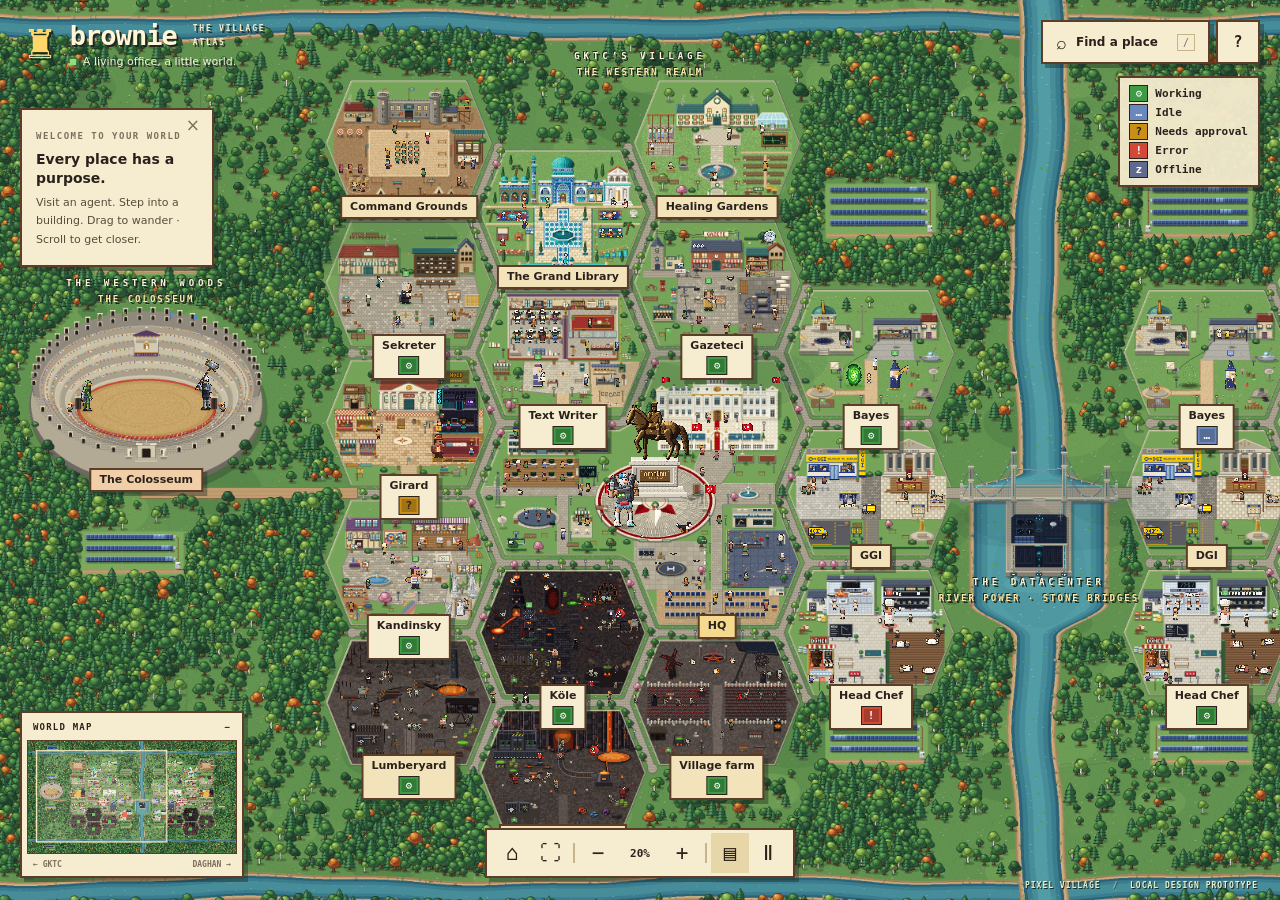
<file: index.html>
<!doctype html>
<html lang="en">
<head>
<meta charset="UTF-8"><meta name="viewport" content="width=device-width,initial-scale=1"><meta name="theme-color" content="#1f3a2a">
<title>Brownie · The Village Atlas</title><link rel="icon" href="data:,"><link rel="stylesheet" href="style.css">
<script src="engine/pixel.js" defer></script><script src="engine/props.js" defer></script><script src="engine/sculpt.js" defer></script><script src="characters.js" defer></script>
<script src="zones/sekreter.js" defer></script><script src="zones/text-writer.js" defer></script><script src="zones/gazeteci.js" defer></script><script src="zones/girard.js" defer></script>
<script src="zones/bayes.js" defer></script><script src="zones/kandinsky.js" defer></script><script src="zones/kole.js" defer></script><script src="zones/scum-master.js" defer></script>
<script src="zones/ataturk.js" defer></script><script src="zones/hq.js" defer></script><script src="zones/inbox.js" defer></script><script src="zones/military.js" defer></script><script src="zones/library.js" defer></script>
<script src="zones/hospital.js" defer></script><script src="zones/lumberyard.js" defer></script><script src="zones/mine.js" defer></script><script src="zones/farm.js" defer></script>
<script src="colosseum.js" defer></script><script src="zones/colosseum.js" defer></script><script src="avatars.js" defer></script><script src="dog.js" defer></script><script src="energy.js" defer></script><script src="world.js" defer></script><script src="app.js" defer></script>
</head>
<body class="atlas-body">
<main id="viewport" class="viewport" tabindex="0" aria-label="Village atlas. Drag to pan. Scroll or pinch to zoom. Arrow keys pan, plus and minus zoom, zero fits the world."><canvas id="world" aria-label="Two large pixel-art villages with agent districts, HQs, civic grounds and a colosseum"></canvas><div id="land-titles"></div><div id="map-labels"></div></main>
<div class="identity"><span class="brand-mark" aria-hidden="true">♜</span><div><strong>brownie<span class="edition">THE VILLAGE ATLAS</span></strong><small><span class="live-dot"></span> A living office, a little world.</small></div></div>
<div class="utility"><button id="atlas-open" class="utility-button" title="Find a place (/)" aria-label="Find a place">⌕ <span>Find a place</span><kbd>/</kbd></button><button id="help-open" class="utility-button help-button" aria-label="Map help">?</button></div>
<aside class="state-key" aria-label="Agent state key"><span data-state="working"><i>⚙</i>Working</span><span data-state="idle"><i>…</i>Idle</span><span data-state="waiting"><i>?</i>Needs approval</span><span data-state="error"><i>!</i>Error</span><span data-state="off"><i>z</i>Offline</span></aside>
<aside class="map-overview" aria-label="World overview"><button id="minimap-toggle" aria-expanded="true" aria-controls="minimap-wrap"><span>WORLD MAP</span><span id="mini-toggle-icon">−</span></button><div id="minimap-wrap"><canvas id="minimap" tabindex="0" role="button" aria-label="World minimap. Click to move; press Enter to fit the world."></canvas><div class="mini-legend"><span>← GKTC</span><span>DAGHAN →</span></div></div></aside>
<div id="welcome" class="welcome"><span class="eyebrow">WELCOME TO YOUR WORLD</span><strong>Every place has a purpose.</strong><p>Visit an agent. Step into a building. Drag to wander · Scroll to get closer.</p><button id="welcome-close" aria-label="Dismiss introduction">×</button></div>
<div class="map-dock" aria-label="Map controls"><button id="home-view" title="Your village" aria-label="Focus GKTC’s village">⌂</button><button id="fit-map" title="Fit both villages (0)" aria-label="Fit both villages">⛶</button><i></i><button id="zoom-out" aria-label="Zoom out">−</button><output id="zoom-value">100%</output><button id="zoom-in" aria-label="Zoom in">+</button><i></i><button id="labels-toggle" aria-pressed="true" title="Map labels" aria-label="Toggle map labels">▤</button><button id="motion-toggle" aria-pressed="false" title="Pause animations" aria-label="Pause animations">Ⅱ</button></div>
<div class="prototype-note">PIXEL VILLAGE <span> / </span> LOCAL DESIGN PROTOTYPE</div>
<aside id="drawer" class="drawer" aria-label="Zone details" hidden><button id="drawer-close" class="close-button" aria-label="Close zone details">×</button><div id="drawer-content"></div></aside>
<dialog id="place-dialog"><div class="dialog-heading"><div><div class="eyebrow" id="place-kicker"></div><h1 id="place-title"></h1></div><button data-close-dialog class="close-button" aria-label="Close place">×</button></div><div id="place-content"></div></dialog>
<dialog id="atlas-dialog"><div class="dialog-heading"><div><div class="eyebrow">THE ATLAS</div><h1>Where shall we go?</h1></div><button data-close-dialog class="close-button" aria-label="Close atlas">×</button></div><label class="search"><span aria-hidden="true">⌕</span><input id="place-search" placeholder="An agent, building or purpose…" aria-label="Search places"></label><div class="atlas-filter" role="group" aria-label="Village"><button data-village="gktc" aria-pressed="true">GKTC’s village</button><button data-village="daghan" aria-pressed="false">Daghan’s village</button></div><div id="atlas-results"></div></dialog>
<dialog id="help-dialog"><div class="dialog-heading"><div><div class="eyebrow">A WORLD, NOT A MENU</div><h1>Find your way.</h1></div><button data-close-dialog class="close-button" aria-label="Close help">×</button></div><div class="help-grid"><div><strong>Explore</strong><p>Drag to pan, scroll or pinch to zoom. Click the minimap to travel. The home button centres your village.</p></div><div><strong>Read the agents</strong><p>Each lead shows a bubble over their head: a spinning gear when working, dots when idle, an amber ? when your approval is needed, a red ! on error, and floating Z's when offline. The district's flag and equipment show the same state.</p></div><div><strong>Visit</strong><p>Click a district or its label. Agents open drawers. The HQ and hospital open modals. Head to the western woods for the Colosseum.</p></div><div><strong>Get things done</strong><p>North: Command Grounds, the Grand Library and Healing Gardens. South: the lumberyard, mine and farm, worked by Köle crews. The post office &amp; court (GGI in GKTC, DGI in Daghan) is your Inbox.</p></div><div><strong>Your avatars</strong><p>GKTC’s Megazord waits at GKTC’s HQ and Daghan’s Gojo at Daghan’s. Drag either one into a district: its lead walks over, walks alongside and talks.</p></div><div><strong>Keyboard</strong><p>/ opens the atlas. On the map, arrows pan, + / − zoom, and 0 fits the world. Escape closes a drawer.</p></div><div><strong>Quiet moments</strong><p>The pause button stops animation. Reduced-motion preferences are respected.</p></div></div><p class="demo-note">All activity is sample data. Notes, approvals and state changes affect this local prototype only.</p></dialog>
<div id="announcement" class="sr-only" role="status" aria-live="polite"></div>
</body></html>
</file>
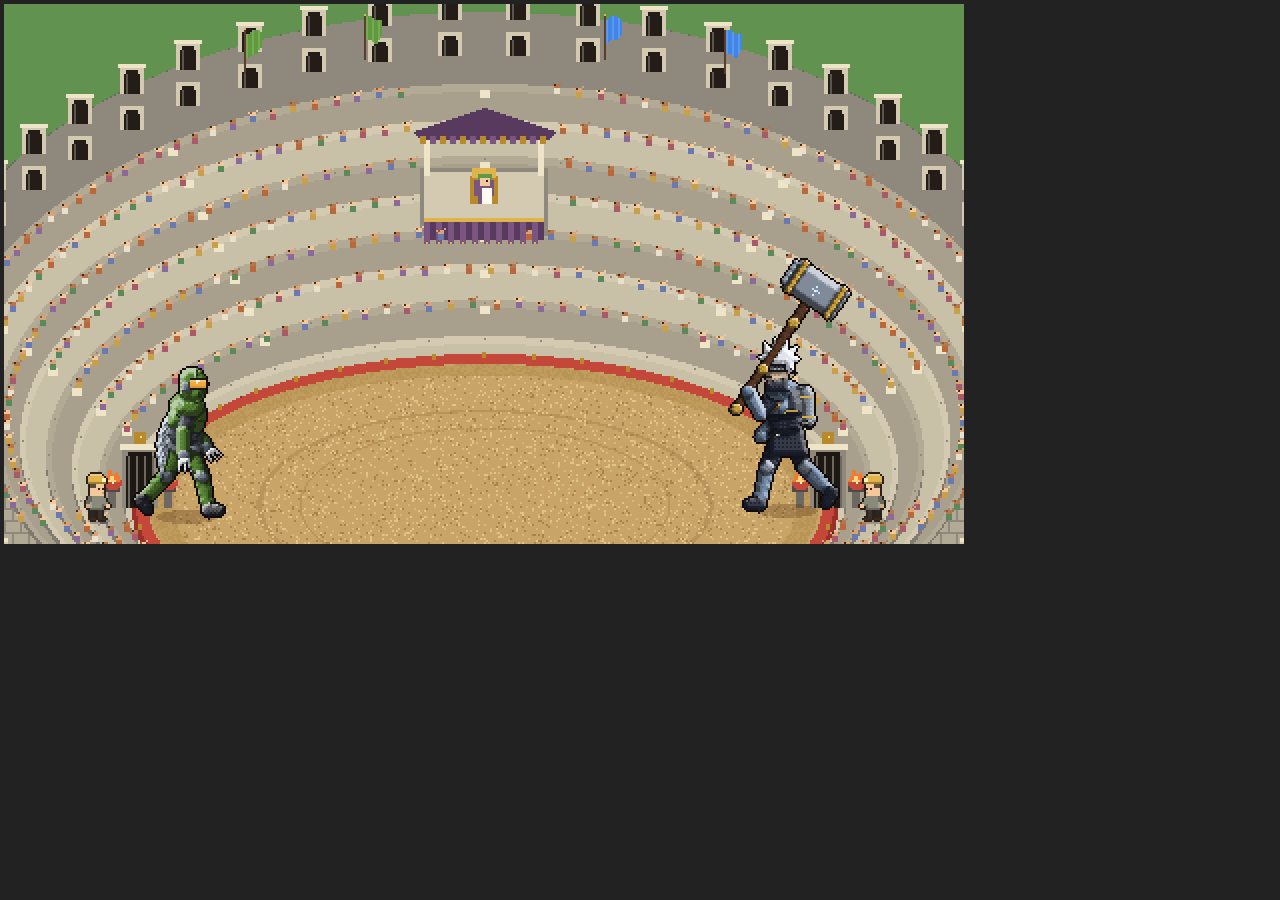
<file: arena-test.html>
<!doctype html><html><head><meta charset="utf-8"><title>arena</title>
<style>body{margin:0;background:#222;color:#eee;font:12px monospace}canvas{image-rendering:pixelated;display:block;margin:4px}</style>
<script src="engine/pixel.js"></script><script src="engine/props.js"></script><script src="engine/sculpt.js"></script><script src="characters.js"></script><script src="colosseum.js"></script><script src="zones/colosseum.js"></script></head>
<body><div id="h"></div><script>
/* ?t=seconds into fight | ?verdict=spare|kill&v=seconds after vote | ?ready | &map=1 full view | &bout=n | &seed=n (default 1)
   &speed=2 (t and v are then wall-clock seconds at 2×) | ?sheet=0|1 every pose of one fighter (&scale=n &only=a,b &f=frame) */
const Q=new URLSearchParams(location.search),A=Colosseum,Z=ZoneDesigns.colosseum,P=Pixel;
if(Q.has('sheet')){const side=+Q.get('sheet'),SC=+(Q.get('scale')||2),all=['idle','walk','guard','salute','dash','clash','hurt','block','crouch','kneel','down','rise','bow','offer','victory','laugh','point','finger',...(side?['swing0','swing1','swing2','charge0','charge1','charge2','spin0','spin1','spin2','beam0','beam1','jetUp','slam0','slam1','smash','limp']:['claw0','claw1','claw2','wings0','wings1','wings2','repulsor0','repulsor1','aim2','fly','dive','limp'])],names=Q.has('only')?Q.get('only').split(','):all;
 const cols=Math.min(8,names.length),cw=150,ch=170,W=cols*cw,H=Math.ceil(names.length/cols)*ch,b=document.createElement('canvas');b.width=W;b.height=H;const k=P.kit(b.getContext('2d'));k.rect(0,0,W,H,'#c8a468');const t0=performance.now();
 names.forEach((n,i)=>{const x=(i%cols)*cw+cw/2,y=Math.floor(i/cols)*ch+ch-22;k.ellipse(x,y,14,3,'#5a3a1a55');k.blit(Z.sprite(side,n,+Q.get('f')||0),x,y);k.text(n,x-cw/2+4,y+10,'#2a211c');});
 const cv=document.createElement('canvas');cv.width=W*SC;cv.height=H*SC;h.append(cv);const o=cv.getContext('2d');o.imageSmoothingEnabled=false;o.drawImage(b,0,0,W*SC,H*SC);document.title='sheet ms='+(performance.now()-t0).toFixed(0)+' per='+((performance.now()-t0)/names.length).toFixed(1);}
else{
const seed=+(Q.get('seed')||1),sp=+(Q.get('speed')||1),bout=+(Q.get('bout')||1);for(let b=1;b<bout;b++){A.start(b*1000,seed+b);A.vote('spare',b*1000+999);}
const T0=bout*1000;let t=T0;A.setSpeed(sp,T0);
if(!Q.has('ready')){A.start(T0,seed);const d=A.snapshot(T0).duration/sp;
 if(Q.has('verdict')){A.snapshot(T0+d+.5);A.vote(Q.get('verdict'),T0+d+1);t=T0+d+1+(+Q.get('v')||0);} else if(Q.has('pv')) t=T0+d+(+Q.get('pv')); else t=T0+(+Q.get('t')||0);}
const base=document.createElement('canvas');base.width=620;base.height=460;const b=base.getContext('2d');b.translate(310,230);const bk=P.kit(b);bk.rect(-310,-230,620,460,P.C.grass2);Z.paint(bk);
function render(t, out, map){const sc=A.scene(t);const fb=document.createElement('canvas');fb.width=620;fb.height=460;const c=fb.getContext('2d');c.drawImage(base,0,0);c.translate(310,230);Z.animate(P.kit(c),t,sc);
 const o=out.getContext('2d');o.imageSmoothingEnabled=false;
 if(map){o.drawImage(fb,0,0,out.width,out.height);return sc;}
 const cam=Z.camera(sc),w=cam.w,h=w*out.height/out.width,sx=Math.round(310+cam.x-w/2+(sc.shake?Math.sin(t*90)*sc.shake:0)),sy=Math.round(230+cam.y-h/2);
 o.drawImage(fb,sx,sy,w,h,0,0,out.width,out.height);return sc;}
const cv=document.createElement('canvas');cv.width=Q.has('map')?1240:960;cv.height=Q.has('map')?920:540;h.append(cv);
const sc=render(t,cv,Q.has('map'));document.title='phase='+sc.phase+' hp='+sc.hp+' dur='+sc.duration.toFixed(1)+' ft='+sc.fightTime.toFixed(2)+' poses='+sc.F.map(f=>f.pose).join(',')+' fx='+sc.fx.map(f=>f.kind).join(',')+' turn='+(sc.turn?sc.turn.text:'-');}
</script></body></html>
</file>
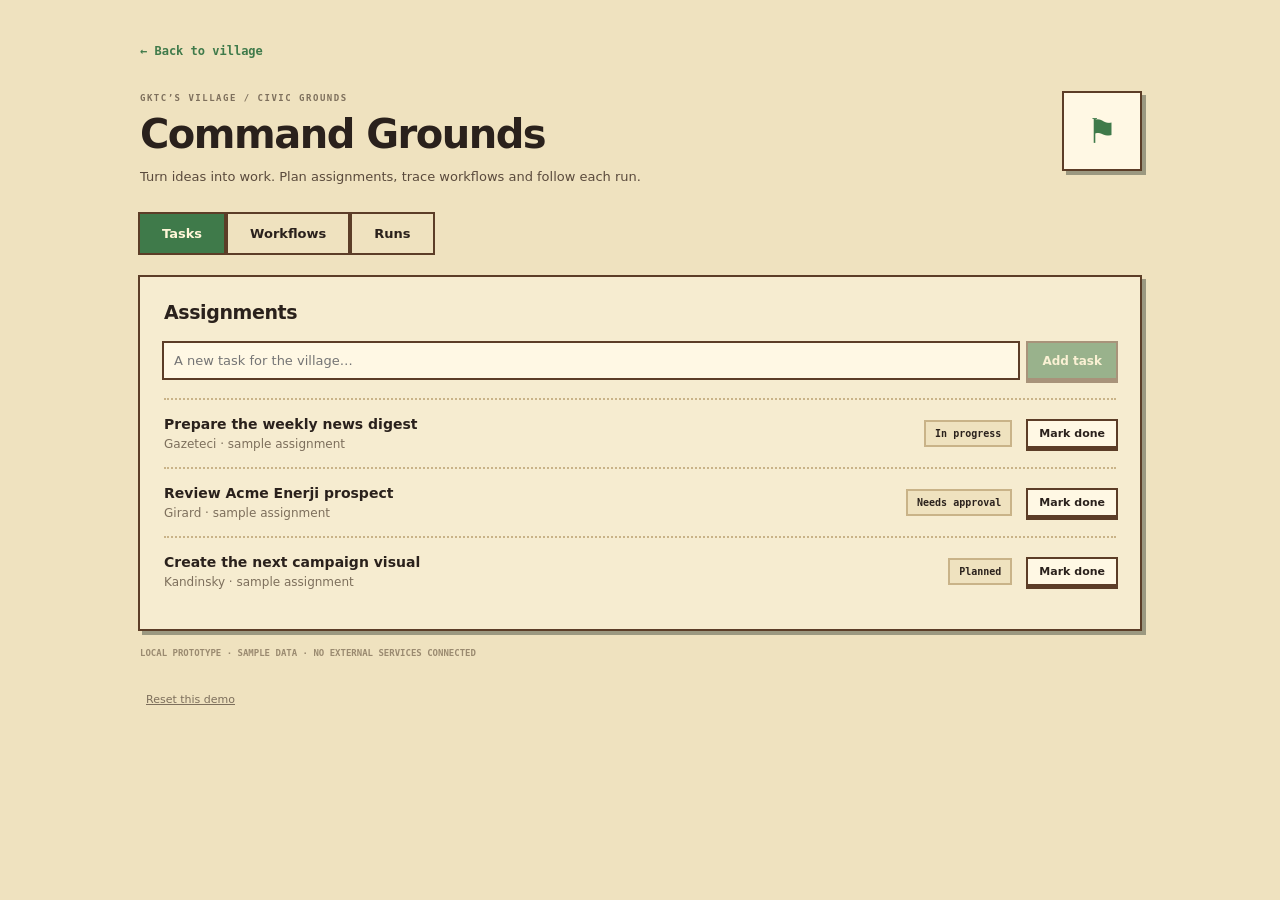
<file: destination.html>
<!doctype html><html lang="en"><head><meta charset="UTF-8"><meta name="viewport" content="width=device-width,initial-scale=1"><title>Brownie · Village destination</title><link rel="icon" href="data:,"><link rel="stylesheet" href="style.css"><script src="destination.js" defer></script></head><body class="page-body"><main class="destination"><a class="back-link" href="./?return=1">← Back to village</a><div class="page-heading"><div><div id="page-kicker" class="eyebrow"></div><h1 id="page-title"></h1><p id="page-description"></p></div><div class="page-emblem" id="page-emblem" aria-hidden="true"></div></div><div class="page-tabs" id="page-tabs" role="tablist" aria-label="Destination sections"></div><section class="page-section" id="page-content" role="tabpanel" tabindex="0"></section><p class="demo-note">LOCAL PROTOTYPE · SAMPLE DATA · NO EXTERNAL SERVICES CONNECTED</p><button class="reset-button" id="reset-page">Reset this demo</button></main><dialog id="document-dialog"><div class="dialog-heading"><div><div class="eyebrow">THE GRAND LIBRARY / READING ROOM</div><h1 id="document-title"></h1></div><button id="document-close" class="close-button" aria-label="Close document">×</button></div><div class="doc-preview" id="document-content"></div></dialog><div id="announcement" class="sr-only" role="status" aria-live="polite"></div></body></html>
</file>
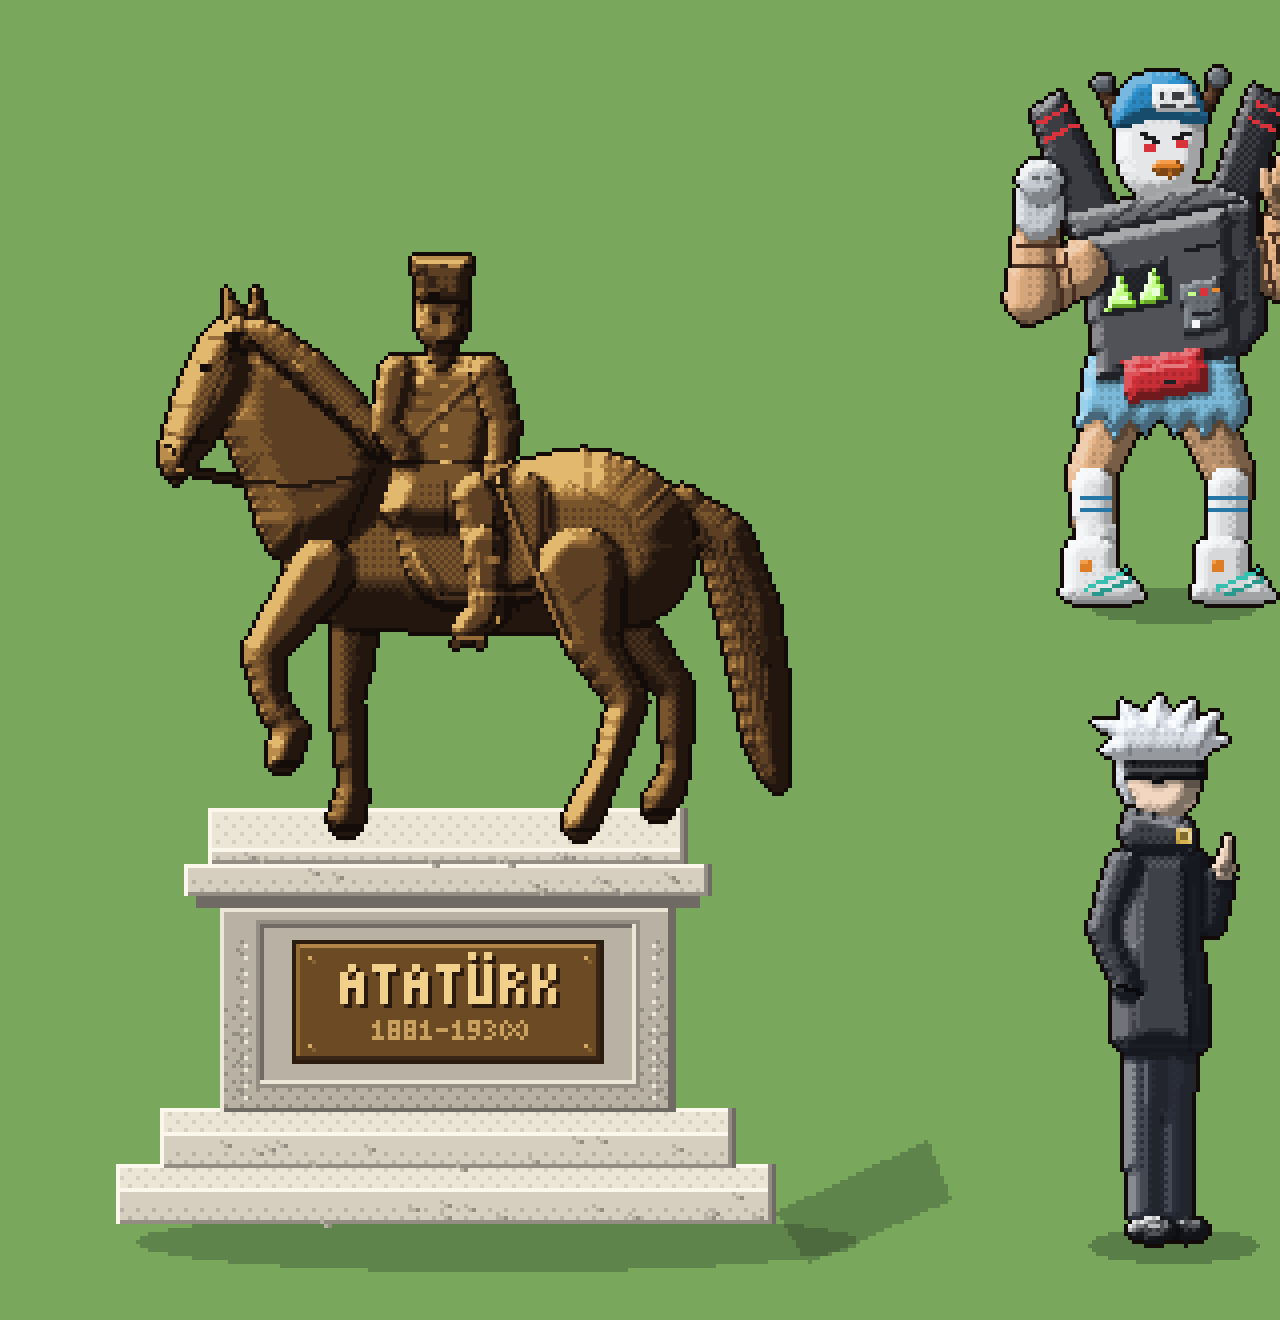
<file: figures-test.html>
<!doctype html><html><head><meta charset="utf-8"><title>Figures test</title>
<style>body{margin:0;background:#3b5a3a}canvas{image-rendering:pixelated;display:block}</style>
<script src="engine/pixel.js"></script><script src="engine/props.js"></script><script src="engine/sculpt.js"></script><script src="characters.js"></script><script src="zones/ataturk.js"></script><script src="avatars.js"></script></head><body>
<canvas id="c"></canvas><script>
/* Dev harness: the statue and every avatar frame. ?scale=4 */
const s = +(new URLSearchParams(location.search).get('scale') || 4), frames = ['stand0', 'stand1', 'walk0', 'walk1', 'walk2', 'walk3', 'lift'], W = 340 + frames.length * 80, H = 330, cv = document.getElementById('c');
cv.width = W * s; cv.height = H * s; const b = document.createElement('canvas'); b.width = W; b.height = H; const k = Pixel.kit(b.getContext('2d'));
k.rect(0, 0, W, H, Pixel.C.grass3); AtaturkStatue.draw(k, 112, 306);
['boss', 'princess'].forEach((kind, r) => frames.forEach((f, i) => { const x = 290 + i * 80, y = 150 + r * 160; k.ellipse(x + 3, y + 1, 21, 4, '#1d2a2255'); k.blit(Avatars.sprite(kind, f), x, y, false); }));
AgentCharacters.lead(k, 'sekreter', W - 36, 306, 1, 'working', {});
const o = cv.getContext('2d'); o.imageSmoothingEnabled = false; o.drawImage(b, 0, 0, W * s, H * s);
</script></body></html>
</file>
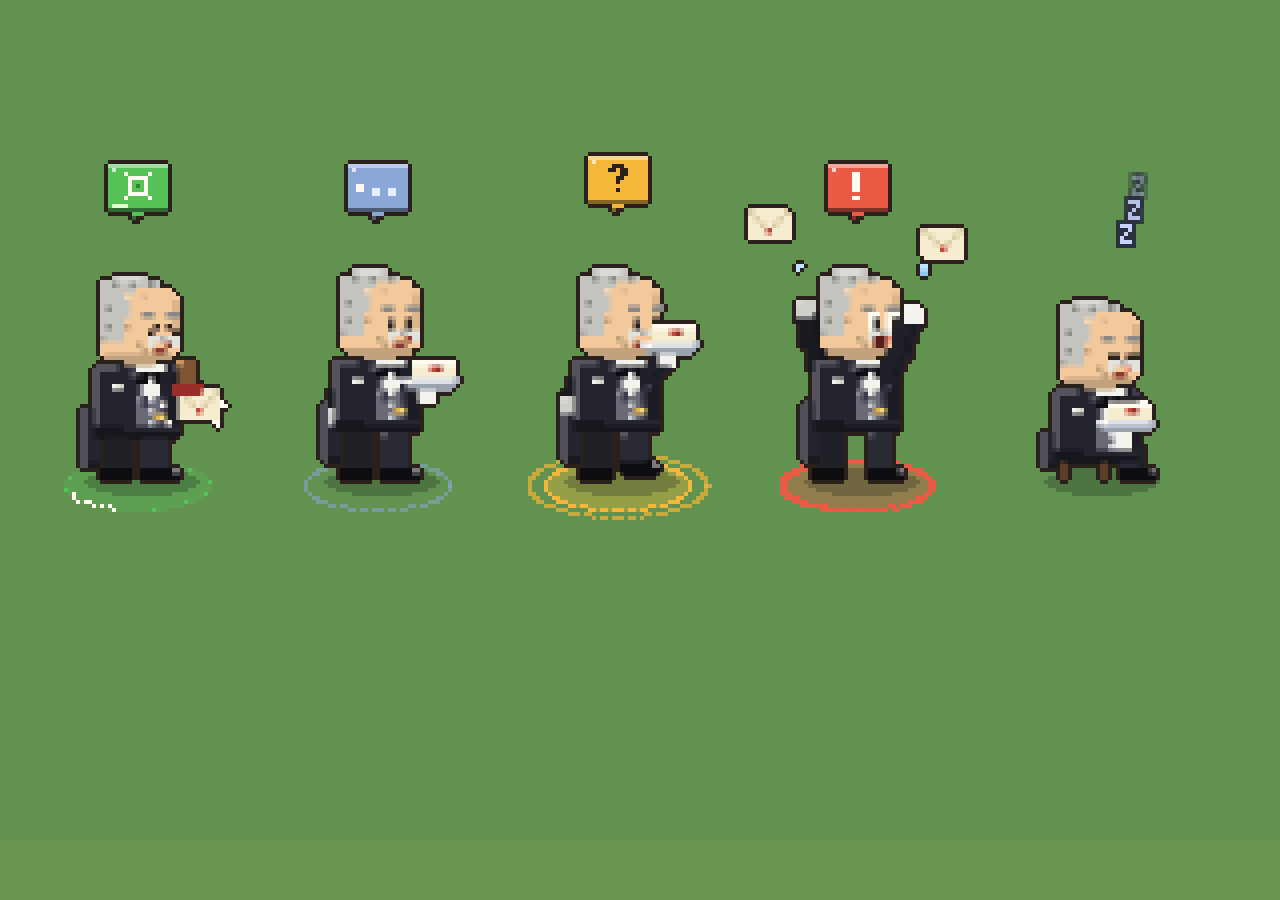
<file: sheet.html>
<!doctype html><html><head><meta charset="utf-8"><title>Sprite sheet</title>
<style>body{margin:0;background:#6a9650;font:12px monospace;color:#fff}canvas{image-rendering:pixelated;display:block}</style>
<script src="engine/pixel.js"></script><script src="engine/props.js"></script><script src="characters.js"></script></head>
<body><canvas id="c"></canvas><script>
const t0=+(new URLSearchParams(location.search).get('t')||1.3);
const c=document.getElementById('c'),S=4,W=500,H=210;c.width=W*S;c.height=H*S;c.style.width=W*S+'px';
const x=c.getContext('2d');x.imageSmoothingEnabled=false;x.scale(S,S);const k=Pixel.kit(x);
k.rect(0,0,W,H,Pixel.C.grass2);
const states=['working','idle','waiting','error','off'];
const role=new URLSearchParams(location.search).get('role')||'';const rs=role?[role]:AgentCharacters.roles.slice(0,1);rs.forEach(r=>states.forEach((s,j)=>AgentCharacters.lead(k,r,34+j*60,120,t0,s,{})));for(let f=0;f<6;f++)AgentCharacters.lead(k,rs[0],340+ (f%3)*52,100+Math.floor(f/3)*100,f/(AgentCharacters.profiles[rs[0]].work.fps),'working',{indicator:false});
</script></body></html>
</file>
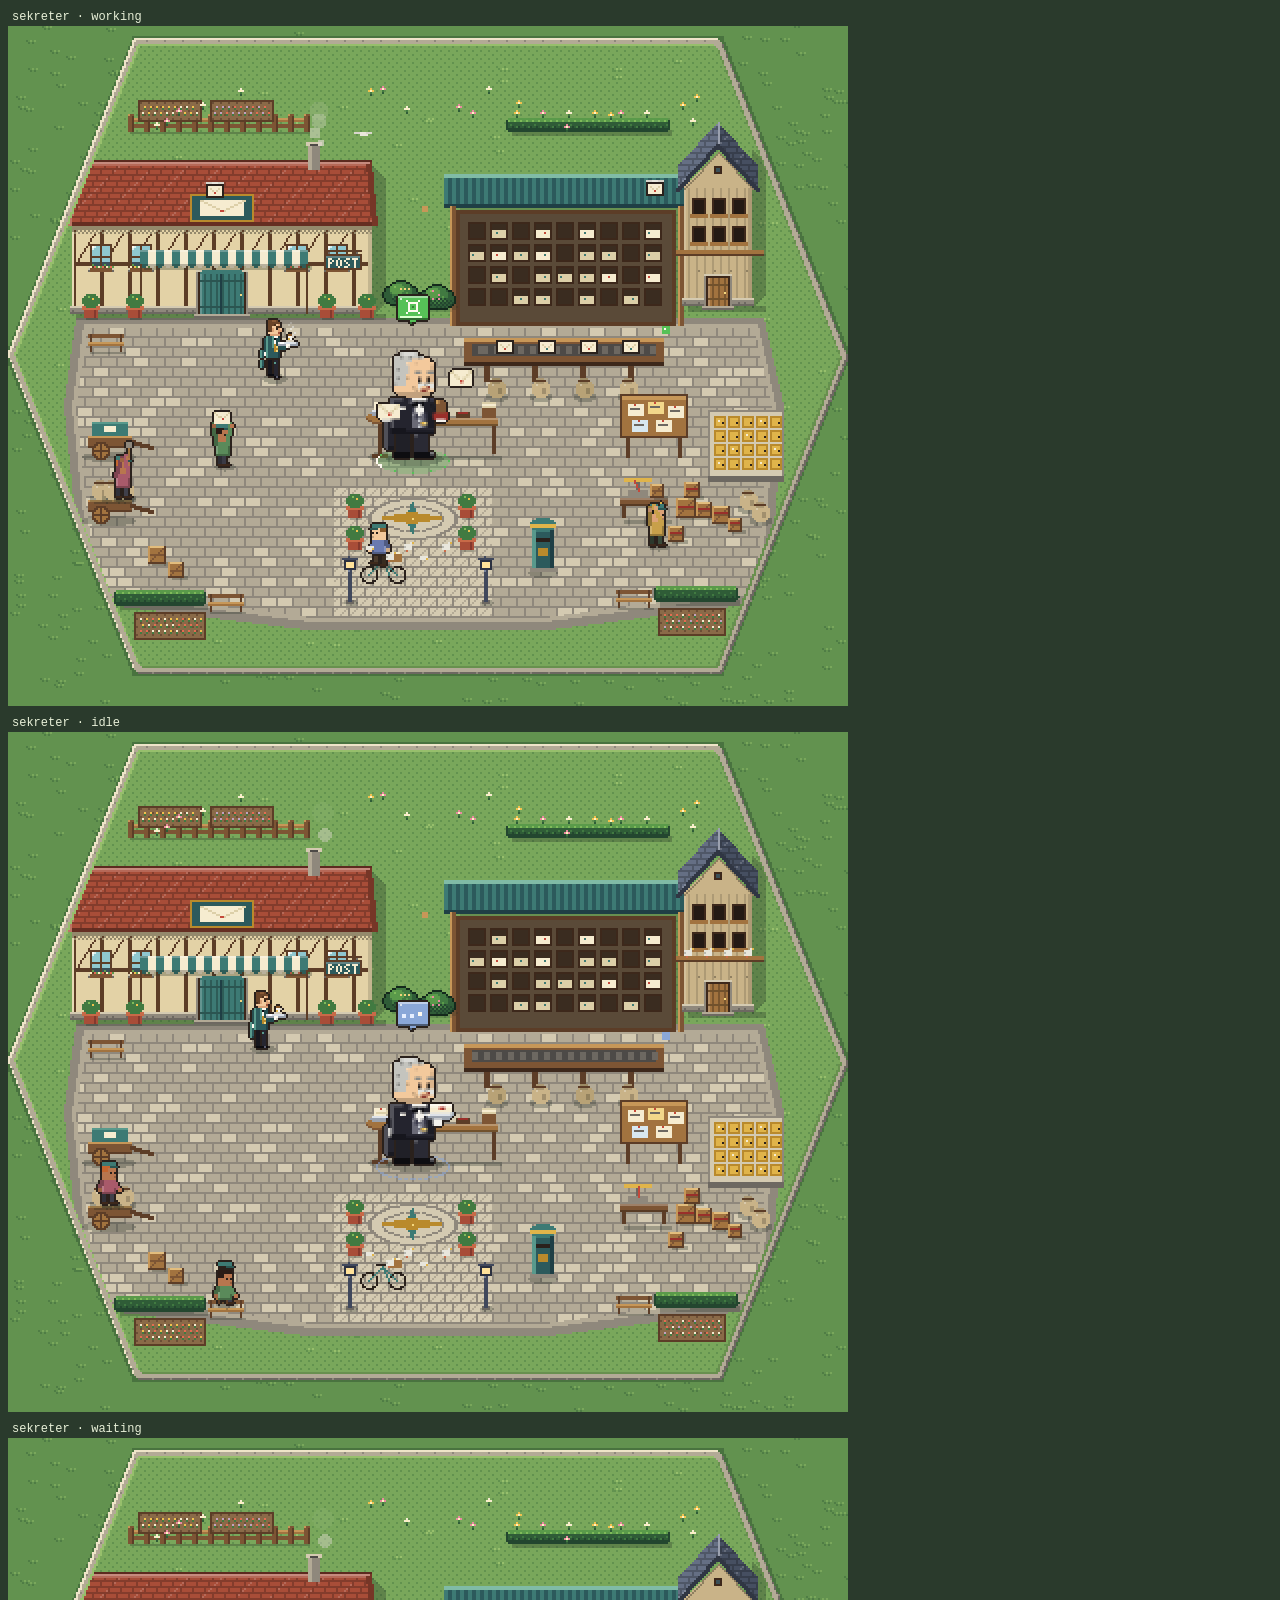
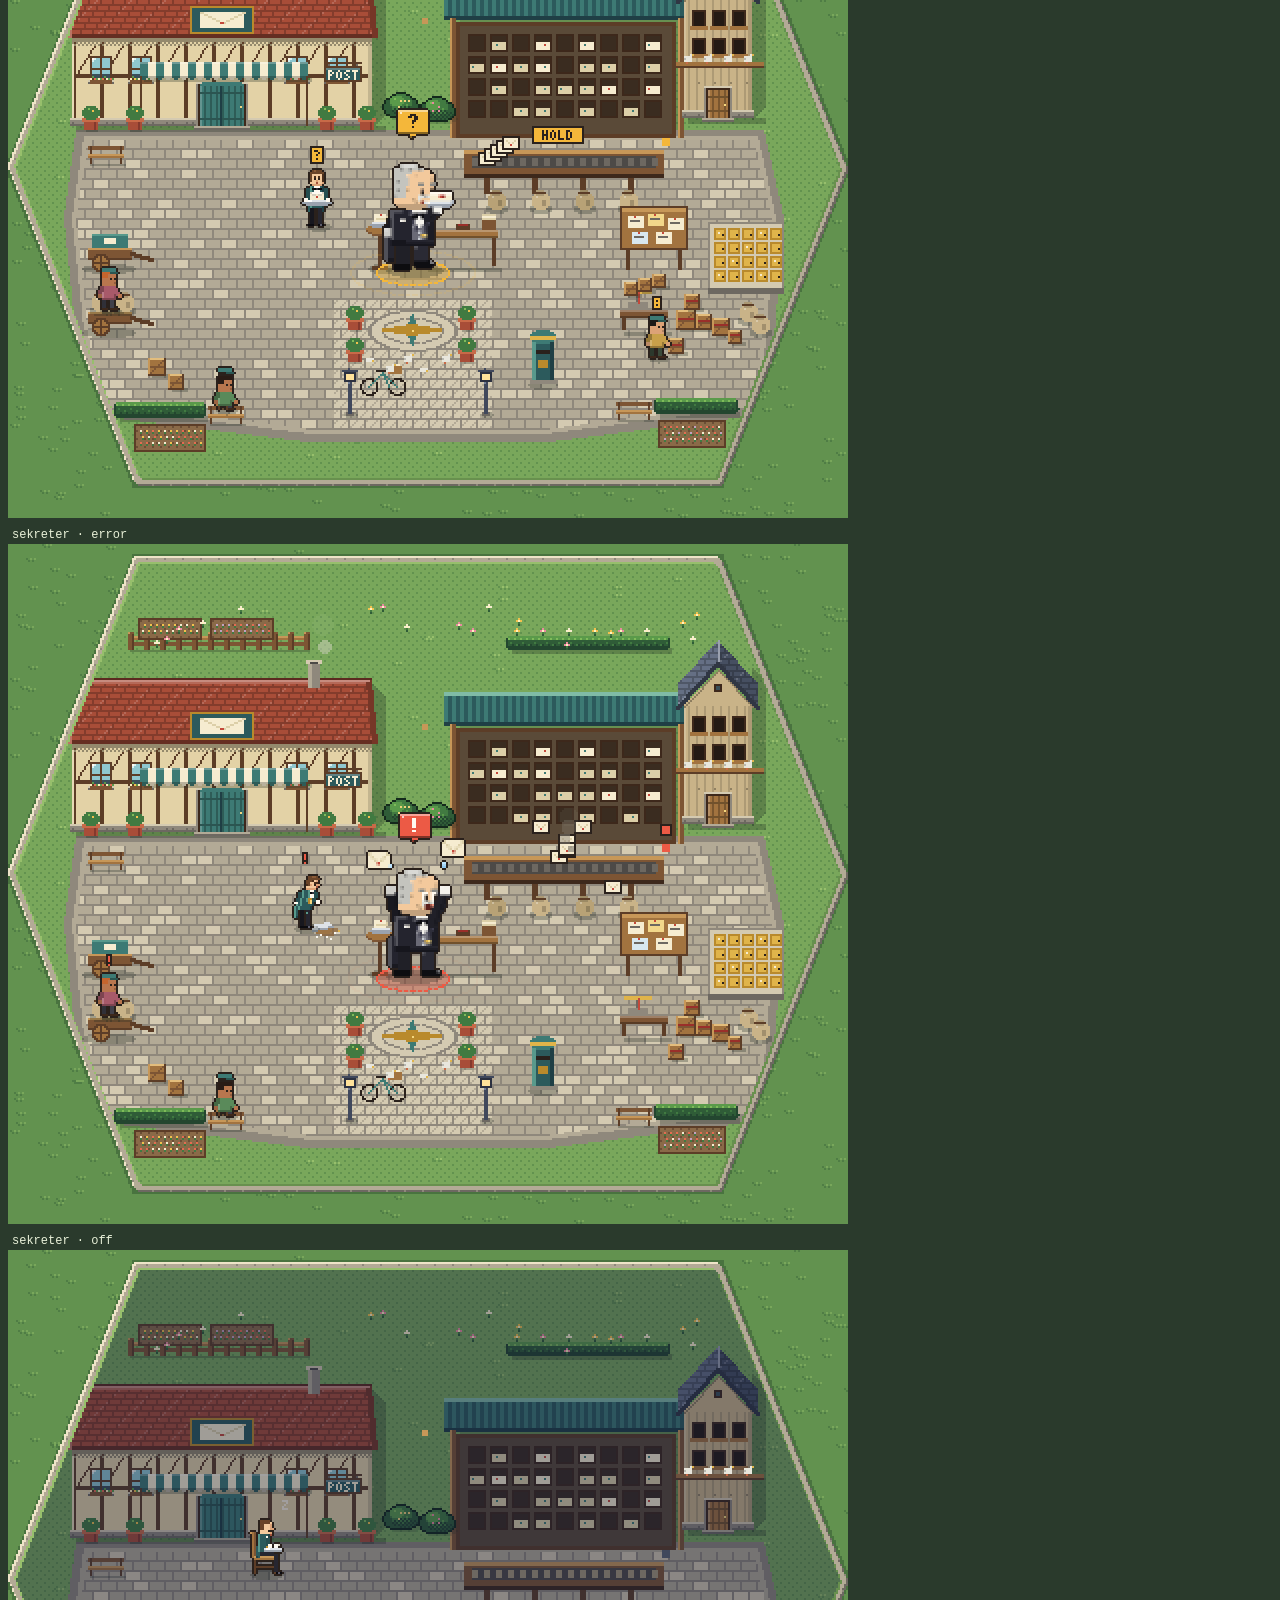
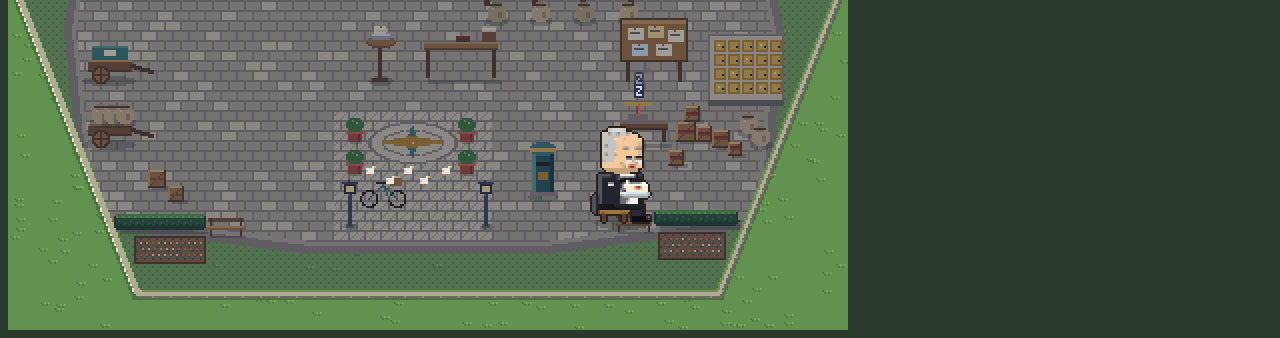
<file: zone-preview.html>
<!doctype html>
<html lang="en"><head><meta charset="utf-8"><title>Zone preview</title>
<style>body{margin:0;background:#2a3a2c;color:#e8f0d8;font:12px ui-monospace,monospace}canvas{image-rendering:pixelated;display:block}.row{display:flex;flex-wrap:wrap;gap:8px;padding:8px}.cell span{display:block;padding:2px 4px}</style>
<script src="engine/pixel.js"></script><script src="engine/props.js"></script><script src="engine/sculpt.js"></script><script src="characters.js"></script><script src="world.js"></script>
<script>
  // Load the zone module named in ?zone=
  const Q = new URLSearchParams(location.search), ZONE = Q.get('zone') || 'sekreter';
  if (ZONE === 'hq') document.write(`<script src="zones/ataturk.js"><\/script><script src="dog.js"><\/script>`);
  document.write(`<script src="zones/${ZONE}.js"><\/script>`);
</script>
</head><body><div class="row" id="host"></div>
<script>
/* ?zone=name  &village=gktc|daghan  &state=working|idle|waiting|error|off|all  &scale=2  &t=seconds (freezes time)  &w=420&h=340 */
const P = Pixel, C = P.C;
const scale = +(Q.get('scale') || 2), W = +(Q.get('w') || ({ colosseum: 620, hq: 900 }[ZONE] || 420)), H = +(Q.get('h') || ({ colosseum: 460, hq: 690 }[ZONE] || 340));
const states = (Q.get('state') || 'all') === 'all' ? ['working', 'idle', 'waiting', 'error', 'off'] : [Q.get('state')];
const frozen = Q.has('t') ? +Q.get('t') : null;
const design = window.ZoneDesigns[ZONE], VILLAGE = Q.get('village') || 'gktc', ZINFO = { village: VILLAGE, role: ZONE };
// The plot is the same hexagon the world uses (VillageWorld.hexOf); zone art is clipped to it, as in the world.
const FP = VillageWorld.footprint(ZONE), HEX = ZONE === 'colosseum' ? null : VillageWorld.hexOf(ZONE, VILLAGE), CLIP = HEX && VillageWorld.stairPath(HEX);
const PZ = HEX && { hex: HEX, hexL: HEX, plot: { x: -FP.w, y: -FP.t, w: FP.w * 2, h: FP.t + FP.b } };
const clipped = (c, fn) => { c.save(); if (CLIP) c.clip(CLIP); fn(); c.restore(); };
function plot(k) {
  k.rect(-W / 2, -H / 2, W, H, C.grass2);
  for (let i = 0; i < 900; i++) { const x = -W / 2 + P.hash(i, 3) * W, y = -H / 2 + P.hash(i, 9) * H; Props.tuft(k, x, y, C.grass1, C.grass3); }
  if (PZ) VillageWorld.plotGround(k, PZ); else { k.rect(-FP.w, -FP.t, FP.w * 2, FP.t + FP.b, C.grass3); k.dither(-FP.w, -FP.t, FP.w * 2, FP.t + FP.b, C.grass2, 1); }
}
const trim = fn => PZ ? VillageWorld.trimmed(PZ, W / 2, H / 2, fn) : fn();
const layers = states.map(state => {
  const cell = document.createElement('div'); cell.className = 'cell';
  const cv = document.createElement('canvas'); cv.width = W * scale; cv.height = H * scale; cv.style.width = W * scale + 'px';
  const label = document.createElement('span'); label.textContent = ZONE + ' · ' + state; cell.append(label, cv); host.append(cell);
  // Static layer at 1:1 art px.
  const base = document.createElement('canvas'); base.width = W; base.height = H; const b = base.getContext('2d'); b.translate(W / 2, H / 2); const bk = P.kit(b);
  plot(bk); clipped(b, () => trim(() => design.paint(bk, ZINFO)));
  let front = null; if (design.front) { front = document.createElement('canvas'); front.width = W; front.height = H; const f = front.getContext('2d'); f.translate(W / 2, H / 2); clipped(f, () => trim(() => design.front(P.kit(f), ZINFO))); }
  const fb = document.createElement('canvas'); fb.width = W; fb.height = H;
  return { state, cv, base, front, fb };
});
let leadCount = 0, errors = [];
function frame(t) {
  for (const L of layers) {
    const c = L.fb.getContext('2d'); c.setTransform(1, 0, 0, 1, 0, 0); c.drawImage(L.base, 0, 0); c.translate(W / 2, H / 2);
    const k = P.kit(c); leadCount = 0; if (L.state === 'off') k.alpha(.38, () => HEX ? k.poly(HEX, '#141c3c') : k.rect(-W / 2, -H / 2, W, H, '#141c3c'));
    const z = { lead: (x, y, o) => { leadCount++; AgentCharacters.lead(k, ZONE, x, y, t, L.state, o); }, crew: (x, y, o = {}) => AgentCharacters.crew(k, x, y, t, { state: L.state, ...o }), detail: true, village: VILLAGE };
    try { design.animate(k, t, L.state, z); } catch (e) { errors.push(e.message); console.error(e); }
    if (L.front) { c.setTransform(1, 0, 0, 1, 0, 0); c.drawImage(L.front, 0, 0); }
    const o = L.cv.getContext('2d'); o.imageSmoothingEnabled = false; o.drawImage(L.fb, 0, 0, W * scale, H * scale);
  }
  document.title = `Zone preview ${ZONE} leads=${leadCount} errors=${errors.length}`;
}
if (frozen !== null) frame(frozen); else { const t0 = performance.now(); const loop = now => { frame(Math.max(0, (now - t0) / 1000)); requestAnimationFrame(loop); }; requestAnimationFrame(loop); }
</script></body></html>
</file>
<file: style.css>
:root{
  --ink:#2a211c;--ink-soft:#5a4a3c;--muted:#7d6f5c;--paper:#f6ecd0;--paper-2:#efe2bf;--paper-3:#fff8e4;--line:#c9b388;--edge:#5c3d27;
  --gold:#e0b44a;--green:#3f7a4a;--green-dk:#2f5c37;
  --working:#3f9a45;--idle:#6a88bd;--waiting:#c98f16;--error:#d24a36;--off:#5f6a8e;
  --mono:ui-monospace,SFMono-Regular,Menlo,Consolas,monospace;
  --px: 0 0 0 2px var(--edge), 4px 4px 0 2px #1d2a2266;
  font-family:ui-sans-serif,system-ui,-apple-system,"Segoe UI",Inter,sans-serif;color:var(--ink);font-synthesis:none;background:#1f3a2a
}
*{box-sizing:border-box}body{margin:0}button,input,select,textarea{font:inherit}button{cursor:pointer;color:inherit;background:none;border:0}a{color:inherit}button:disabled{opacity:.5;cursor:default}
button:focus-visible,a:focus-visible,input:focus-visible,select:focus-visible,textarea:focus-visible,[tabindex]:focus-visible{outline:3px solid #ffd66a;outline-offset:3px}
h1,h2,h3,p{margin:0}[hidden]{display:none!important}.sr-only{position:absolute;width:1px;height:1px;overflow:hidden;clip:rect(0,0,0,0);white-space:nowrap}

/* ---------- Atlas ---------- */
.atlas-body{overflow:hidden;height:100dvh}
.viewport{position:absolute;inset:0;overflow:hidden;cursor:grab;touch-action:none;background:#1f3a2a}.viewport.dragging{cursor:grabbing}.viewport.can-carry{cursor:pointer}.viewport.carrying{cursor:grabbing}.viewport.can-pet{cursor:grab}.viewport.petting{cursor:grabbing}
#world{display:block;width:100%;height:100%;image-rendering:pixelated}
#map-labels,#land-titles{position:absolute;inset:0;pointer-events:none;overflow:hidden}
.identity{position:absolute;top:20px;left:22px;display:flex;align-items:center;gap:12px;pointer-events:none;color:#fff6d8;text-shadow:2px 2px 0 #1d2a22}
.brand-mark{font-size:40px;color:#ffd66a;line-height:1}
.identity strong{display:flex;gap:16px;align-items:center;font:800 27px var(--mono);letter-spacing:-1px}
.edition{font:700 8px var(--mono);letter-spacing:1.8px;max-width:78px;line-height:1.7;opacity:.9}
.identity small{display:flex;align-items:center;gap:7px;font-size:11px;margin-top:4px;color:#eef0d5}
.live-dot{display:inline-block;width:6px;height:6px;background:#8fe07a;box-shadow:0 0 0 3px #8fe07a33;animation:blink 1.6s steps(2) infinite}
@keyframes blink{50%{opacity:.35}}
.utility{position:absolute;right:22px;top:22px;display:flex;gap:10px}
.utility-button{background:var(--paper);box-shadow:var(--px);min-height:40px;padding:9px 13px;display:flex;gap:9px;align-items:center;font-size:18px}
.utility-button span{font-size:12px;font-weight:600}.utility-button kbd{font:10px var(--mono);border:1px solid var(--line);padding:2px 5px;color:var(--muted);margin-left:10px}
.utility-button:hover{background:var(--paper-3)}.help-button{width:40px;justify-content:center;font:700 15px var(--mono)}

.state-key{position:absolute;right:22px;top:78px;display:flex;flex-direction:column;gap:4px;background:#f6ecd0f0;box-shadow:var(--px);padding:8px 10px;font:600 11px var(--mono);pointer-events:none}
.state-key span{display:flex;align-items:center;gap:8px}
.state-key i,.state-icon{display:inline-grid;place-items:center;width:17px;height:15px;font:800 11px var(--mono);font-style:normal;color:#fff;background:var(--sc,#888);box-shadow:0 0 0 1px var(--ink)}
[data-state=working]{--sc:var(--working)}[data-state=idle]{--sc:var(--idle)}[data-state=waiting]{--sc:var(--waiting)}[data-state=error]{--sc:var(--error)}[data-state=off]{--sc:var(--off)}
[data-state=waiting] .state-icon,.state-key [data-state=waiting] i{color:var(--ink)}
.state-key [data-state=working] i{animation:spin 1.2s steps(4) infinite}
@keyframes spin{to{transform:rotate(360deg)}}

.zone-label{position:absolute;transform:translate(-50%,0);pointer-events:auto;display:flex;flex-direction:column;align-items:center;white-space:nowrap;padding:5px 11px 6px;background:var(--paper);box-shadow:var(--px);font-size:12px;font-weight:700;line-height:1.25}
.zone-label .label-title{display:flex;align-items:center;gap:6px}
.zone-label small{font:600 9px var(--mono);letter-spacing:.2px;color:var(--muted);margin-top:2px}
.zone-label.service{background:#f3e3bb}.zone-label.hq{background:#f5d98f}.zone-label.arena{background:#f0cfa8}
.zone-label:hover,.zone-label.selected{background:#fff3c0;box-shadow:0 0 0 2px var(--edge),0 0 0 5px #ffd66a,4px 4px 0 5px #1d2a2255;z-index:2}
.zone-label .map-state{display:flex;align-items:center;gap:6px;font:700 10px var(--mono);margin-top:4px;padding:2px 7px 2px 2px;background:var(--sc);color:#fff;box-shadow:0 0 0 1px var(--ink)}
.zone-label .map-state .state-icon{background:#0003;box-shadow:none;width:15px;height:13px}
.zone-label[data-state=waiting] .map-state{color:var(--ink)}
.zone-label[data-state=waiting] .map-state,.zone-label[data-state=error] .map-state{animation:pulse 1s steps(2) infinite}
.zone-label[data-state=working] .map-state .state-icon{animation:spin 1.2s steps(4) infinite}
@keyframes pulse{50%{filter:brightness(1.25);transform:translateY(-1px)}}
.zone-label.compact small{display:none}.zone-label.compact{font-size:11px;padding:3px 8px 4px}.zone-label.compact .map-state b{display:none}.zone-label.compact .map-state{padding:2px}
.motion-paused .zone-label .map-state,.motion-paused .state-icon,.motion-paused .live-dot,.motion-paused .state-key i{animation-play-state:paused}
.land-title{position:absolute;transform:translate(-50%,-50%);color:#fff6d8;text-shadow:2px 2px 0 #1d2a22,-1px -1px 0 #1d2a22;letter-spacing:4px;font:800 16px var(--mono);white-space:nowrap;text-align:center}
.land-title small{display:block;font:700 9px var(--mono);letter-spacing:2px;margin-top:6px;color:#ffe9a8}

.map-dock{position:absolute;bottom:24px;left:50%;transform:translateX(-50%);height:46px;display:flex;align-items:center;background:var(--paper);box-shadow:var(--px);padding:0 6px;z-index:3}
.map-dock button{width:38px;height:40px;font:21px var(--mono)}.map-dock button:hover,.map-dock button[aria-pressed=true]{background:#e6d6a8}
.map-dock i{height:20px;border-left:2px solid var(--line);margin:0 4px}.map-dock output{font:700 11px var(--mono);min-width:46px;text-align:center}
.map-overview{position:absolute;left:22px;bottom:24px;width:220px;background:var(--paper);box-shadow:var(--px)}
.map-overview>button{display:flex;justify-content:space-between;align-items:center;width:100%;font:800 9px var(--mono);letter-spacing:1.2px;padding:9px 11px}
.map-overview canvas{display:block;width:calc(100% - 12px);margin:0 6px;cursor:crosshair;box-shadow:0 0 0 1px var(--edge)}
.mini-legend{display:flex;justify-content:space-between;font:700 8px var(--mono);color:var(--muted);padding:7px 11px}
.welcome{position:absolute;left:22px;top:110px;width:190px;background:var(--paper);box-shadow:var(--px);padding:14px 14px 15px}
.eyebrow{font:800 9px var(--mono);letter-spacing:1.5px;color:var(--muted)}
.welcome strong{display:block;font-size:14px;line-height:1.35;margin-top:7px}.welcome p{font-size:11px;color:var(--ink-soft);line-height:1.7;margin-top:6px}
.welcome>button{position:absolute;right:6px;top:4px;font-size:17px;color:var(--muted)}
.prototype-note{position:absolute;bottom:10px;right:22px;color:#e6efcf;font:700 8px var(--mono);letter-spacing:1px;text-shadow:1px 1px #1d2a22;pointer-events:none}.prototype-note span{padding:0 6px;opacity:.55}

/* ---------- Drawer ---------- */
.drawer{position:absolute;right:18px;top:18px;bottom:22px;width:380px;max-width:calc(100% - 36px);background:var(--paper);box-shadow:var(--px);z-index:5;overflow:auto;scrollbar-width:thin;animation:slide-in .22s steps(5)}
@keyframes slide-in{from{transform:translateX(40px)}}
.close-button{position:absolute;right:12px;top:12px;width:32px;height:32px;display:grid;place-items:center;background:var(--paper-3);box-shadow:0 0 0 2px var(--edge);font-size:21px;z-index:2}.close-button:hover{background:#ffe9a8}
.drawer-art{display:block;width:100%;aspect-ratio:880/560;height:auto;image-rendering:pixelated;background:#62924f;border-bottom:2px solid var(--edge)}
.drawer-pad{padding:20px 22px 26px}
.drawer h1{font-size:30px;letter-spacing:-1px;margin:6px 0 3px}.drawer-subtitle{font:600 11px var(--mono);color:var(--muted)}
.drawer p{font-size:13px;color:var(--ink-soft);line-height:1.7;margin-top:12px}
.state-badge{display:inline-flex;align-items:center;gap:8px;font:800 11px var(--mono);background:var(--sc);color:#fff;box-shadow:0 0 0 2px var(--ink);padding:5px 10px 5px 5px;margin-top:14px}
.state-badge[data-state=waiting]{color:var(--ink)}.state-badge .state-icon{background:#0003;box-shadow:none}
.lead-head{display:flex;gap:12px;align-items:flex-end;margin-top:14px;padding:10px;background:linear-gradient(#b7d17f,#79a75b);box-shadow:0 0 0 2px var(--edge)}
.lead-head .portrait{width:100px;height:140px;image-rendering:pixelated;flex:none}
.lead-profile{padding:0 0 4px;background:var(--paper);box-shadow:0 0 0 2px var(--edge);padding:9px 10px;margin-bottom:6px}
.lead-profile strong{display:block;font-size:12px}.lead-profile small{display:block;font-size:11px;line-height:1.6;color:var(--ink-soft);margin-top:4px}
.field-label{display:block;font:800 10px var(--mono);letter-spacing:.8px;color:var(--muted);margin:22px 0 9px}
.state-picker{display:flex;flex-wrap:wrap;gap:6px}
.state-chip{display:inline-flex;align-items:center;gap:6px;font:700 11px var(--mono);padding:4px 9px 4px 4px;background:var(--paper-3);box-shadow:0 0 0 2px var(--edge)}
.state-chip:hover{background:#fff}.state-chip[aria-checked=true]{background:var(--sc);color:#fff;box-shadow:0 0 0 2px var(--ink),0 3px 0 2px var(--ink)}
.state-chip[data-state=waiting][aria-checked=true]{color:var(--ink)}.state-chip.static{cursor:default}
.state-explanation{min-height:37px;font-size:12px!important;margin-top:10px!important}
.note-form textarea{width:100%;border:0;box-shadow:0 0 0 2px var(--edge);background:var(--paper-3);color:var(--ink);padding:10px;font-size:13px;min-height:72px;max-height:130px;resize:vertical}
.button{display:inline-flex;align-items:center;justify-content:center;gap:8px;font-size:12px;font-weight:700;padding:9px 14px;background:var(--paper-3);box-shadow:0 0 0 2px var(--edge),0 3px 0 2px var(--edge);text-decoration:none;transition:transform .05s}
.button:hover{background:#fff}.button:active{transform:translateY(2px);box-shadow:0 0 0 2px var(--edge),0 1px 0 2px var(--edge)}
.button.primary{background:var(--green);color:#fff6d8}.button.primary:hover{background:#4a8c55}
.button.full{width:100%;margin-top:14px}.button.small{padding:6px 11px;font-size:11px}
.button.condemn{background:#c4483a;color:#fff6d8}.button.condemn:hover{background:#d85a48}
.demo-note{font:700 9px/1.8 var(--mono)!important;color:#9a8a70!important;margin-top:16px!important}
.note-entry{background:var(--paper-2);border-left:3px solid var(--gold);padding:10px;margin-top:10px;font-size:12px;overflow-wrap:anywhere;white-space:pre-wrap}
.drawer-toolbar{display:flex;gap:10px;margin-top:18px}.drawer-toolbar button{flex:1}
.inbox-card{box-shadow:0 0 0 2px var(--edge);background:var(--paper-3);padding:14px;margin-top:16px}.inbox-card h3{font-size:13px;line-height:1.5}.inbox-card p{font-size:12px;margin:6px 0 12px}.inbox-card .actions{display:flex;gap:10px}
.decision{display:block;font:700 11px var(--mono);color:var(--green);margin-top:10px}
.notice{padding:12px;background:var(--paper-2);border-left:4px solid var(--gold);font-size:12px;line-height:1.7;color:var(--ink-soft);margin-top:18px}
.crew-links{display:flex;gap:8px;flex-wrap:wrap;margin-top:12px}.work-steps{font-size:13px;line-height:2.1;padding-left:20px;color:var(--ink-soft)}

/* ---------- Dialogs ---------- */
dialog{position:fixed;border:0;background:var(--paper);color:var(--ink);padding:28px;width:calc(100% - 36px);max-width:780px;max-height:88dvh;box-shadow:0 0 0 3px var(--edge),8px 8px 0 3px #0005;scrollbar-width:thin}
dialog[open]{animation:pop .2s steps(4)}@keyframes pop{from{transform:scale(.96)}}
dialog::backdrop{background:#10201acc}
.dialog-heading{display:flex;justify-content:space-between;padding-right:34px;gap:15px;margin-bottom:20px}.dialog-heading h1{font-size:29px;letter-spacing:-1px;margin-top:8px}.dialog-heading .close-button{right:16px;top:16px}
.search{display:flex;align-items:center;gap:11px;padding:10px 12px;background:var(--paper-3);box-shadow:0 0 0 2px var(--edge)}.search>span{font-size:22px}.search input{border:0;background:none;width:100%;font-size:13px;outline-offset:6px}
.atlas-filter{display:flex;gap:10px;margin:18px 0}.atlas-filter button{padding:7px 12px;font-size:12px;font-weight:600;box-shadow:0 0 0 2px var(--line)}.atlas-filter button[aria-pressed=true]{background:#e6d6a8;box-shadow:0 0 0 2px var(--edge)}
.atlas-group-title{font:800 10px var(--mono);letter-spacing:1px;color:var(--muted);margin:18px 0 6px}
.atlas-item{width:100%;padding:11px 9px;text-align:left;display:flex;justify-content:space-between;gap:10px;border-bottom:2px dotted var(--line);align-items:center}.atlas-item:hover{background:var(--paper-2)}
.atlas-item strong{font-size:13px;display:block}.atlas-item small{font-size:11px;color:var(--muted);display:block;margin-top:3px}.atlas-item>span:last-child{font:700 10px var(--mono);color:var(--muted)}
.help-grid{display:grid;grid-template-columns:1fr 1fr;gap:22px}.help-grid strong{font-size:14px}.help-grid p{font-size:12.5px;line-height:1.7;color:var(--ink-soft);margin-top:6px}
.feature-art{display:block;width:100%;aspect-ratio:880/560;height:auto;image-rendering:pixelated;background:#62924f;margin-bottom:18px;box-shadow:0 0 0 2px var(--edge)}
.subtle{font-size:12.5px;color:var(--ink-soft);line-height:1.7}
.metric-grid{display:grid;grid-template-columns:repeat(3,1fr);gap:12px;margin:18px 0}.metric{box-shadow:0 0 0 2px var(--edge);background:var(--paper-3);padding:15px}.metric strong{display:block;font:800 24px var(--mono);color:var(--green)}.metric small{display:block;font-size:11px;color:var(--muted);margin-top:7px}
.health-row{display:flex;align-items:center;gap:12px;border-bottom:2px dotted var(--line);padding:13px 0;font-size:13px}.health-row>span:last-child{margin-left:auto;font:700 10px var(--mono);color:var(--green)}.health-dot{width:8px;height:8px;background:var(--working);box-shadow:0 0 0 1px var(--ink)}
.castle-actions{display:flex;gap:12px;flex-wrap:wrap;margin-top:20px}
.kit-heading{font-size:16px;letter-spacing:-.3px;margin:24px 0 12px}
.state-legend{display:flex;flex-wrap:wrap;gap:8px;margin:14px 0}
.character-grid{display:grid;grid-template-columns:repeat(4,1fr);gap:12px}
.character-card{background:linear-gradient(#b7d17f,#79a75b);box-shadow:0 0 0 2px var(--edge);padding:6px 6px 10px;text-align:center}.character-card:hover{filter:brightness(1.08)}
.character-card canvas{display:block;margin:auto;width:100%;max-width:110px;aspect-ratio:150/210;image-rendering:pixelated}
.character-card strong{display:block;font-size:12px;background:var(--paper);margin-top:4px;padding:3px}.character-card small{display:block;font-size:9px;line-height:1.4;color:#1d2a22;margin-top:4px;font-weight:600}
.kit-grid{display:grid;grid-template-columns:repeat(3,1fr);gap:12px}.kit-card{padding:0 0 10px;text-align:left;background:var(--paper-3);box-shadow:0 0 0 2px var(--edge)}.kit-card:hover{background:#fff}
.kit-art{display:block;width:100%;aspect-ratio:880/560;height:auto;image-rendering:pixelated}.kit-card strong,.kit-card small{display:block;margin:8px 10px 0;font-size:12px}.kit-card small{font-size:10px;color:var(--muted);margin-top:3px}

/* ---------- Colosseum ---------- */
.arena-modal{width:1000px;max-width:calc(100vw - 30px);padding:22px 26px}.arena-modal .dialog-heading{margin-bottom:14px}.arena-modal .dialog-heading h1{font-size:26px}
.arena-stage{position:relative}
.arena-view{display:block;width:min(100%,calc((88dvh - 320px) * 16 / 9));min-width:min(100%,420px);height:auto;aspect-ratio:16/9;margin:0 auto;background:#c8a468;box-shadow:0 0 0 3px var(--edge);image-rendering:pixelated}
.verdict-stamp{position:absolute;left:50%;top:44%;transform:translate(-50%,-50%) rotate(-8deg);font:900 clamp(26px,6vw,58px) var(--mono);letter-spacing:4px;color:#fff;padding:6px 22px;box-shadow:0 0 0 5px currentColor;pointer-events:none;animation:stamp 1.5s steps(12) forwards;text-shadow:3px 3px 0 #0006}
.verdict-stamp.spare{color:#56c157;background:#1d3a1fdd}.verdict-stamp.kill{color:#ec5a45;background:#3a1512dd}
@keyframes stamp{0%{transform:translate(-50%,-50%) rotate(-8deg) scale(2.6);opacity:0}14%{transform:translate(-50%,-50%) rotate(-8deg) scale(.9);opacity:1}20%{transform:translate(-50%,-50%) rotate(-8deg) scale(1.05)}26%,65%{transform:translate(-50%,-50%) rotate(-8deg) scale(1);opacity:1}100%{transform:translate(-50%,-50%) rotate(-8deg) scale(.9);opacity:0}}
.arena-fighters{display:grid;grid-template-columns:1fr 1fr;gap:26px;margin-top:16px}
.fighter-card{position:relative;padding-left:12px;border-left:5px solid var(--fighter-color)}.fighter-card strong{font-size:15px}.fighter-card small{display:block;font:700 10px var(--mono);color:var(--muted);margin:3px 0 8px}
.fighter-card:last-child{text-align:right;border-left:0;border-right:5px solid var(--fighter-color);padding:0 12px 0 0}
.hp-bar{position:relative;height:14px;background:#3a2a20;box-shadow:0 0 0 2px var(--ink);overflow:hidden;--hp:100%}
.hp-bar span{position:absolute;top:0;bottom:0;left:0}.fighter-card:last-child .hp-bar span{left:auto;right:0}
.hp-lag{width:var(--hp);background:#fff0b0;transition:width .7s .25s ease-out}
.hp-fill{width:var(--hp);background:linear-gradient(var(--fighter-color) 0 55%,color-mix(in srgb,var(--fighter-color),#000 25%) 55%);transition:width .12s}
.hp-bar.hurt{animation:hurt .3s steps(3)}@keyframes hurt{33%{transform:translateX(-3px)}66%{transform:translateX(3px)}}
.fighter-hp{display:inline-block;font:700 10px var(--mono);margin-top:5px;color:var(--muted)}
.fighter-head{display:flex;justify-content:space-between;align-items:flex-start;gap:10px}.fighter-card:last-child .fighter-head{flex-direction:row-reverse}
.fighter-dice{display:flex;align-items:center;gap:6px;min-height:26px}.fighter-dice[hidden]{display:none}.fighter-card:last-child .fighter-dice{flex-direction:row-reverse}
.die{display:grid;grid-template-columns:repeat(3,4px);grid-template-rows:repeat(3,4px);gap:2px;padding:3px;background:#fbf5e6;box-shadow:0 0 0 2px var(--ink),inset -2px -2px 0 #d6c7a8}
.die i{width:4px;height:4px}.die i.on{background:var(--ink)}.die[data-face="1"] i.on{background:#c42a2a}
.die.rolling{animation:tumble .24s steps(2) infinite}@keyframes tumble{50%{transform:translateY(-3px) rotate(45deg)}}
.dice-total{font:800 15px var(--mono);min-width:38px;color:var(--muted)}.fighter-card:last-child .dice-total{text-align:right}
.fighter-dice.win .dice-total{color:#b07a00}.fighter-dice.win .die{box-shadow:0 0 0 2px var(--ink),0 0 0 4px #f2c14e,inset -2px -2px 0 #d6c7a8}.fighter-dice.tie .dice-total{color:#c98f16}
.arena-turn{font:700 12px/1.5 var(--mono);margin:12px 0 0;min-height:18px;color:var(--ink)}
.arena-status{font-size:13px;line-height:1.6;margin:14px 0 12px;min-height:21px;font-weight:600}
.arena-actions,.arena-votes{display:flex;gap:12px;flex-wrap:wrap}
.arena-verdict{margin-top:16px;padding:12px 16px 14px;background:#f3d98f;box-shadow:0 0 0 3px var(--edge);text-align:center}.arena-modal.verdict .arena-fighters,.arena-modal.verdict .arena-actions{display:none}.arena-verdict .arena-votes{justify-content:center}.arena-verdict.enter{animation:rise .35s steps(5)}@keyframes rise{from{transform:translateY(12px)}}
.arena-verdict h2{font-size:18px;margin:4px 0 10px}
.button.vote{font-size:14px;padding:11px 18px}
.thumb{display:inline-block;width:16px;height:18px;background:currentColor;clip-path:polygon(0 45%,35% 45%,35% 0,62% 0,62% 45%,100% 45%,100% 100%,0 100%)}
.thumb.kill{transform:rotate(180deg)}
.button.vote:hover .thumb{animation:wag .4s steps(2) infinite}@keyframes wag{50%{transform:translateY(-2px) rotate(var(--r,0deg))}}.thumb.kill{--r:180deg}

/* ---------- Destination pages ---------- */
.page-body{background:#efe2bf;min-height:100dvh}
.destination{max-width:1060px;margin:auto;padding:40px 30px 80px}.back-link{font:700 12px var(--mono);color:var(--green);text-decoration:none;display:inline-flex;gap:9px}.back-link:hover{text-decoration:underline}
.page-heading{margin:34px 0 26px;display:flex;align-items:flex-start;justify-content:space-between;gap:18px}.page-heading h1{font-size:40px;letter-spacing:-1.5px;margin:8px 0}.page-heading p{font-size:13px;color:var(--ink-soft);line-height:1.8}
.page-emblem{width:76px;height:76px;background:var(--paper-3);display:grid;place-items:center;font-size:34px;color:var(--green);box-shadow:var(--px)}
.page-tabs{display:flex;gap:0;margin-bottom:24px}.page-tabs button{padding:12px 22px;font-size:13px;font-weight:700;box-shadow:0 0 0 2px var(--edge);margin-right:4px;background:var(--paper-2)}.page-tabs button[aria-selected=true]{background:var(--green);color:#fff6d8}
.page-section{box-shadow:var(--px);padding:24px;background:var(--paper)}.page-section h2{font-size:19px;letter-spacing:-.4px}
.section-bar{display:flex;justify-content:space-between;align-items:center;gap:15px;margin-bottom:20px}
.page-row{display:flex;gap:18px;align-items:center;padding:16px 0;border-top:2px dotted var(--line)}.page-row .row-text{flex:1}.page-row strong{font-size:14px;display:block}.page-row small{font-size:12px;color:var(--muted);display:block;margin-top:5px}
.pill{font:700 10px var(--mono);padding:6px 9px;background:var(--paper-2);box-shadow:0 0 0 2px var(--line);white-space:nowrap}
.workflow-line{display:flex;align-items:center;gap:12px;margin:22px 0;flex-wrap:wrap}.workflow-step{padding:16px;box-shadow:0 0 0 2px var(--edge);background:var(--paper-3);font-size:13px;font-weight:600}
.doc-preview{font-size:14px;color:var(--ink-soft);line-height:1.9}.doc-preview h2{color:var(--green-dk);margin-bottom:15px}.doc-preview p+p{margin-top:12px}
.kpi-bars{height:130px;display:flex;gap:12px;align-items:end;margin-top:24px}.kpi-bars span{flex:1;background:var(--green);box-shadow:0 0 0 2px var(--edge);border-top:4px solid var(--gold)}
.task-form{display:flex;gap:10px;margin-bottom:20px}.task-form input{flex:1;min-width:0;border:0;box-shadow:0 0 0 2px var(--edge);background:var(--paper-3);padding:10px;font-size:13px}
.form-error{font-size:12px;color:#9c3f2b}.reset-button{font-size:11px;text-decoration:underline;color:var(--muted);margin-top:30px}

@media(max-width:1000px){.map-overview{width:170px}.identity strong{font-size:23px}.state-key{display:none}.welcome{width:160px}}
@media(max-width:650px){
  .identity{left:12px;top:14px}.identity strong{font-size:19px;gap:10px}.brand-mark{font-size:32px}.edition{font-size:6px;max-width:60px}.identity small{font-size:9px}
  .utility{right:12px;top:14px;gap:8px}.utility-button{min-height:34px;padding:6px 10px}.utility-button span,.utility-button kbd{display:none}.help-button{width:34px}
  .map-overview{width:126px;bottom:84px;left:12px}.map-overview>button{font-size:7px;padding:7px}.mini-legend{font-size:6px;padding:5px 8px}
  .map-dock{bottom:16px}.map-dock button{width:32px}.prototype-note{display:none}
  .welcome{left:auto;right:12px;top:auto;bottom:84px;width:200px}
  .drawer{top:10px;right:10px;bottom:10px;width:360px;max-width:calc(100% - 20px)}
  .zone-label{font-size:10px;padding:4px 7px}.zone-label small{display:none}.land-title{font-size:11px}
  dialog{padding:20px}.dialog-heading h1{font-size:23px}.help-grid{grid-template-columns:1fr;gap:16px}.metric-grid{gap:8px}.metric{padding:11px}.metric strong{font-size:20px}
  .character-grid{grid-template-columns:repeat(2,1fr)}.kit-grid{grid-template-columns:repeat(2,1fr)}
  .arena-fighters{gap:12px}.arena-modal{padding:18px}.arena-modal .dialog-heading h1{font-size:20px}
  .destination{padding:24px 16px 50px}.page-heading h1{font-size:29px}.page-emblem{width:52px;height:52px;font-size:25px}.page-tabs button{padding:10px 14px;font-size:12px}.page-section{padding:16px}.page-row{flex-wrap:wrap;gap:10px}.task-form{flex-wrap:wrap}
}
@media(prefers-reduced-motion:reduce){*{animation:none!important;transition:none!important}}
</file>
